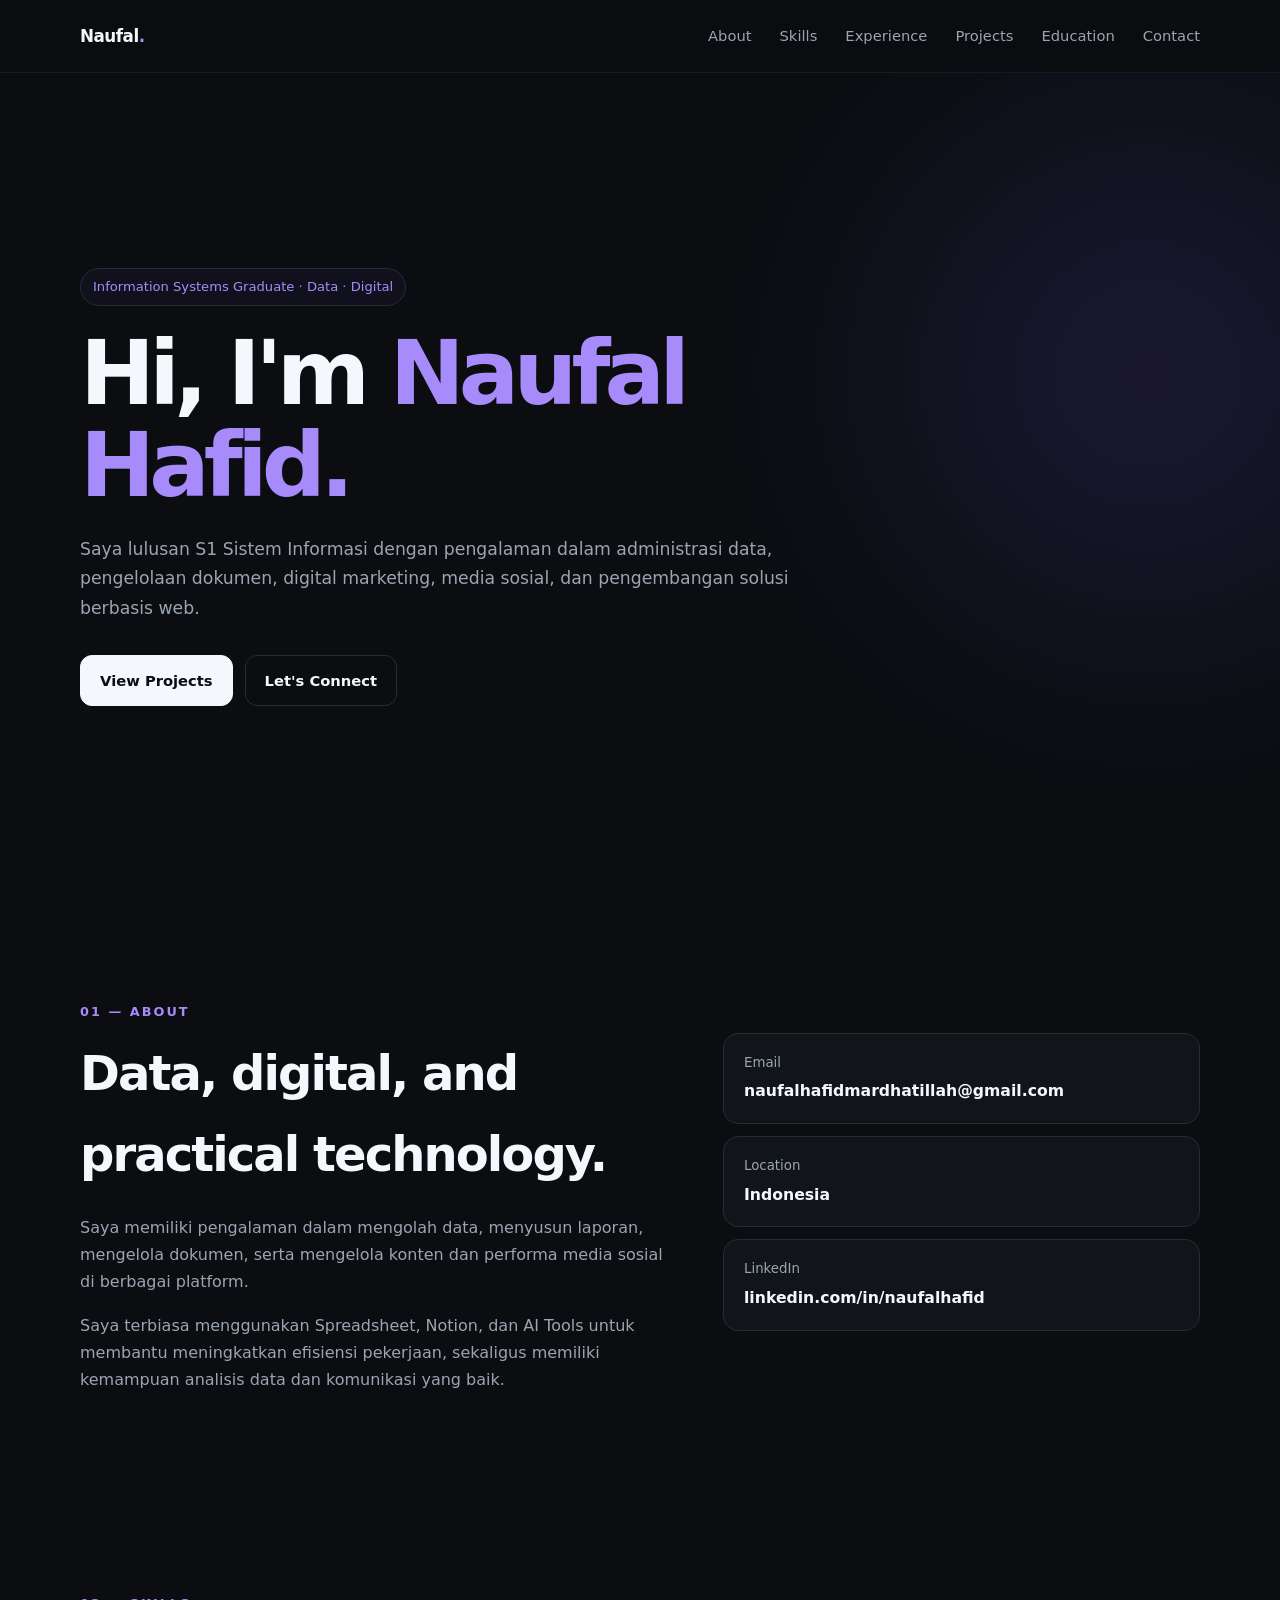
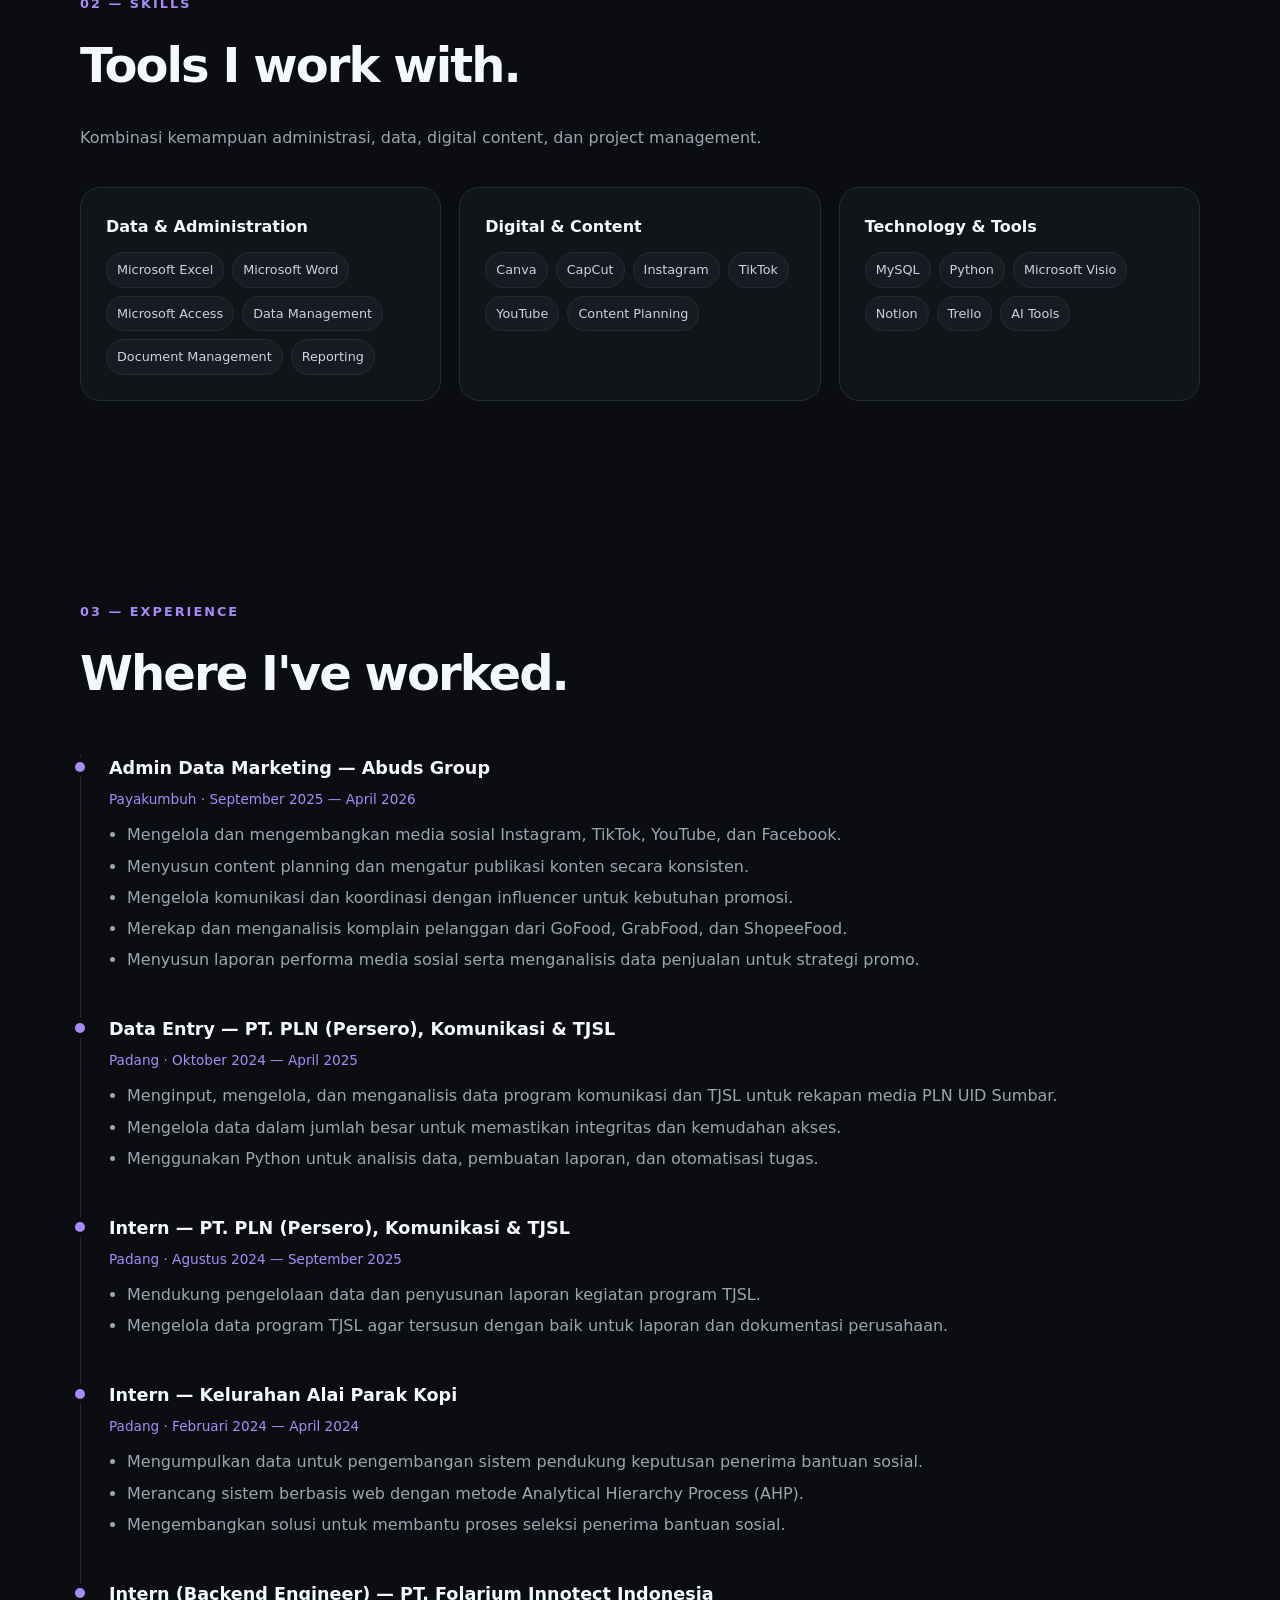
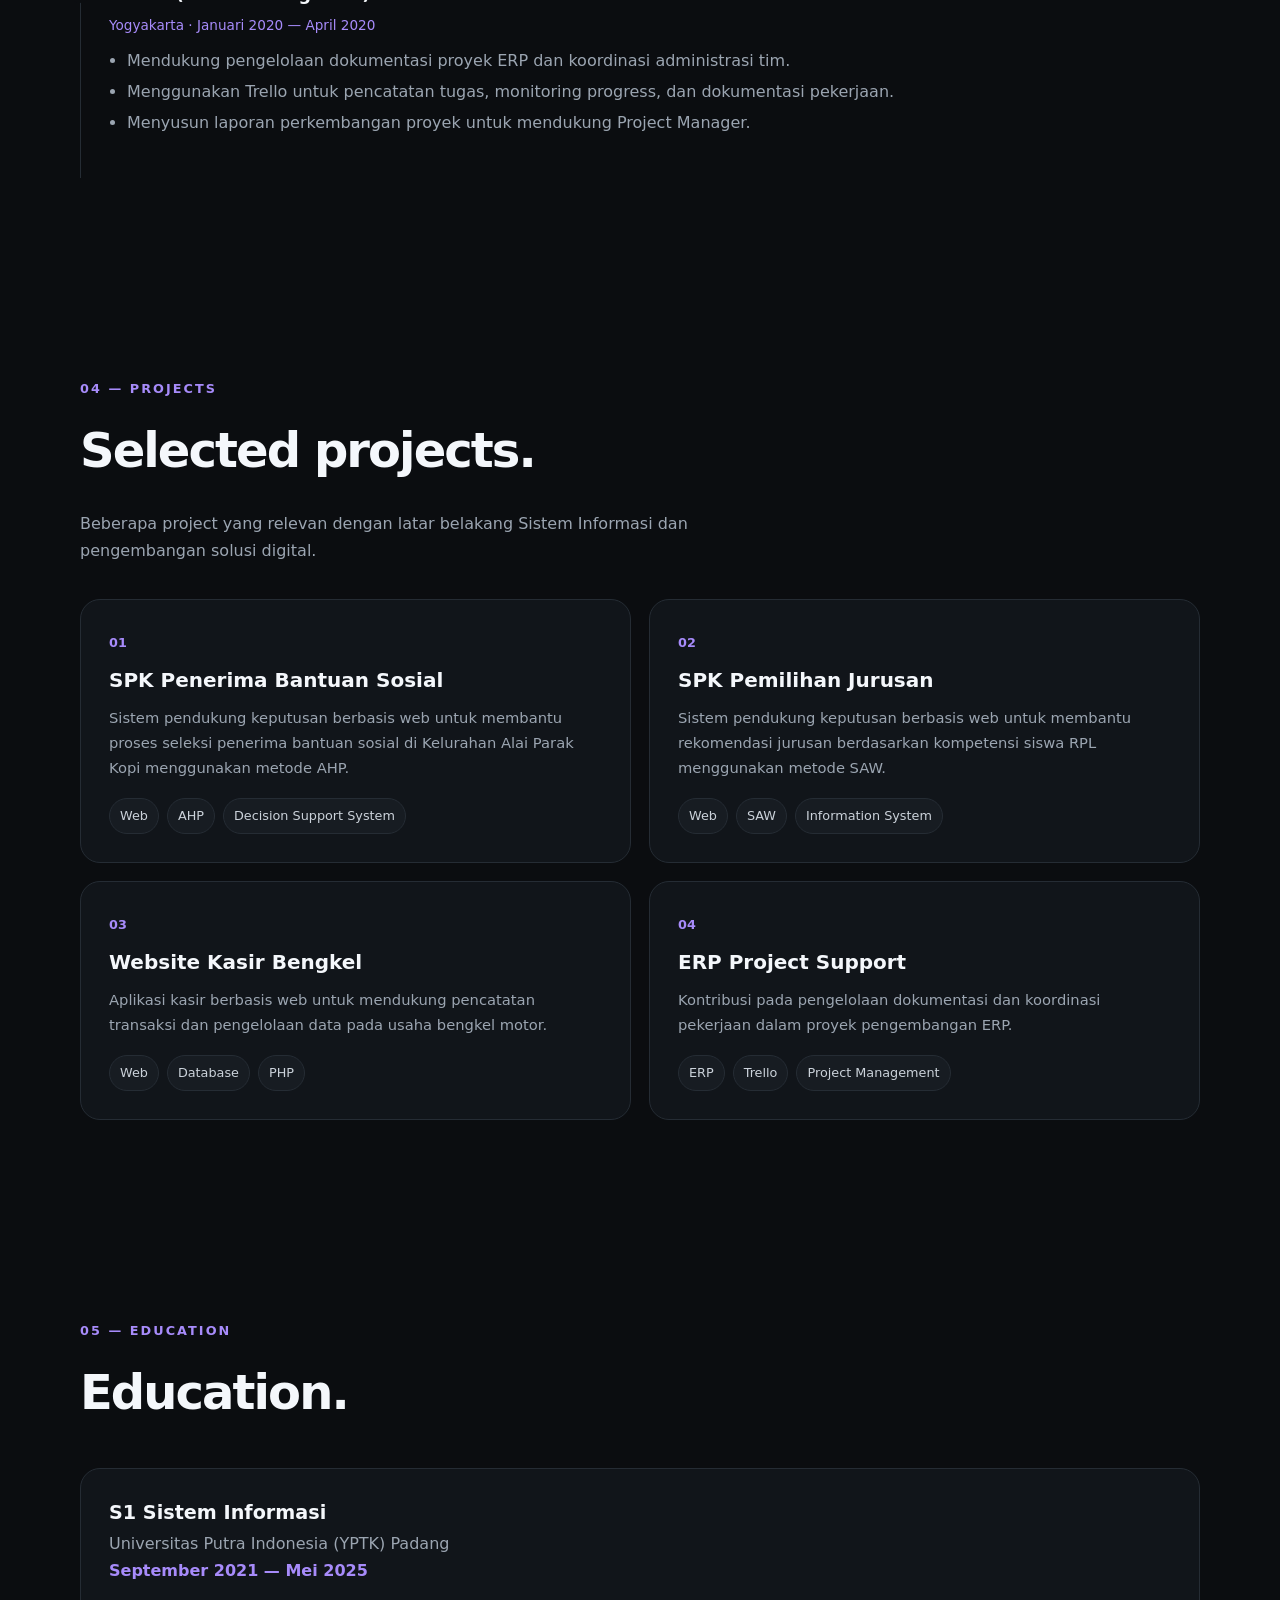
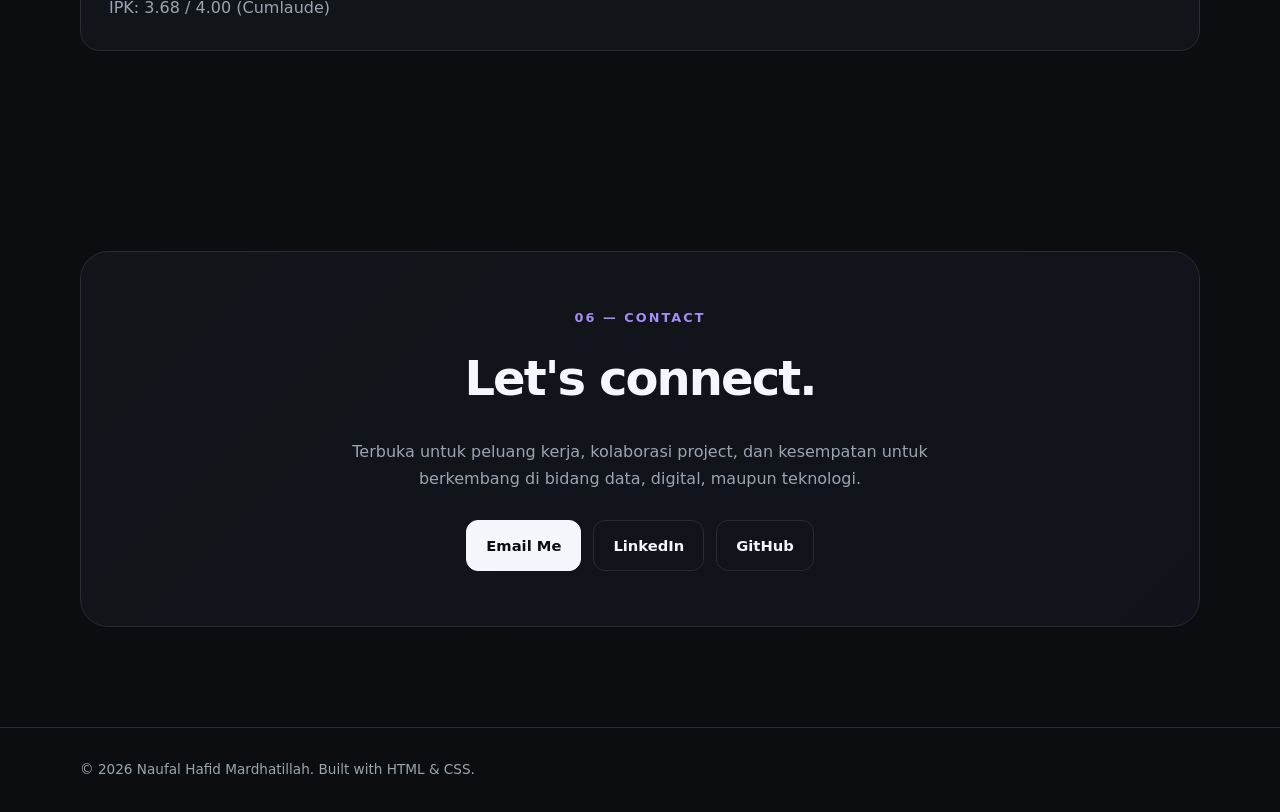
<file: index-v1.html>
<!DOCTYPE html>
<html lang="id">
<head>
  <meta charset="UTF-8">
  <meta name="viewport" content="width=device-width, initial-scale=1.0">
  <meta name="description" content="Portfolio Naufal Hafid Mardhatillah — Information Systems graduate with experience in data administration, digital marketing, and web development.">
  <title>Naufal Hafid Mardhatillah — Portfolio</title>

  <style>
    :root{
      --bg:#0b0d10;
      --surface:#11151a;
      --surface-2:#171c22;
      --text:#f4f7fb;
      --muted:#9ba5b1;
      --line:#252c34;
      --accent:#7c5cff;
      --accent-2:#a78bfa;
      --max:1120px;
      --radius:20px;
    }

    *{box-sizing:border-box;margin:0;padding:0}
    html{scroll-behavior:smooth}
    body{
      font-family:Inter, ui-sans-serif, system-ui, -apple-system, BlinkMacSystemFont, "Segoe UI", sans-serif;
      background:var(--bg);
      color:var(--text);
      line-height:1.7;
    }
    a{color:inherit;text-decoration:none}
    .container{width:min(var(--max),92%);margin:auto}

    /* NAVBAR */
    header{
      position:sticky;top:0;z-index:100;
      background:rgba(11,13,16,.82);
      backdrop-filter:blur(16px);
      border-bottom:1px solid rgba(255,255,255,.06);
    }
    nav{
      min-height:72px;display:flex;align-items:center;justify-content:space-between;
    }
    .logo{font-weight:800;letter-spacing:-.03em;font-size:1.05rem}
    .logo span{color:var(--accent-2)}
    .nav-links{display:flex;gap:28px;list-style:none}
    .nav-links a{color:var(--muted);font-size:.92rem;transition:.25s}
    .nav-links a:hover{color:var(--text)}
    .menu{display:none;background:none;border:0;color:white;font-size:1.5rem}

    /* HERO */
    .hero{
      min-height:calc(100vh - 72px);
      display:grid;place-items:center;
      position:relative;overflow:hidden;
    }
    .hero::before{
      content:"";position:absolute;width:520px;height:520px;
      background:var(--accent);opacity:.13;filter:blur(120px);
      border-radius:50%;top:5%;right:-10%;
    }
    .hero-content{position:relative;max-width:850px}
    .eyebrow{
      display:inline-flex;padding:7px 12px;border:1px solid var(--line);
      border-radius:999px;color:var(--accent-2);font-size:.82rem;
      margin-bottom:22px;background:rgba(124,92,255,.06);
    }
    h1{
      font-size:clamp(2.8rem,7vw,5.8rem);
      line-height:1.02;letter-spacing:-.065em;margin-bottom:24px;
    }
    h1 span{color:var(--accent-2)}
    .hero p{max-width:720px;color:var(--muted);font-size:1.08rem}
    .actions{display:flex;gap:12px;margin-top:32px;flex-wrap:wrap}
    .btn{
      padding:12px 19px;border-radius:12px;border:1px solid var(--line);
      font-weight:700;font-size:.92rem;transition:.25s;
    }
    .btn.primary{background:var(--text);color:#0b0d10;border-color:var(--text)}
    .btn.secondary:hover{border-color:var(--accent-2);color:var(--accent-2)}

    /* SECTIONS */
    section{padding:100px 0}
    .section-label{
      color:var(--accent-2);font-size:.8rem;font-weight:800;
      text-transform:uppercase;letter-spacing:.16em;margin-bottom:10px;
    }
    h2{font-size:clamp(2rem,4vw,3rem);letter-spacing:-.04em;margin-bottom:18px}
    .lead{color:var(--muted);max-width:720px}

    /* ABOUT */
    .about-grid{display:grid;grid-template-columns:1.1fr .9fr;gap:60px;align-items:start}
    .about-copy p{color:var(--muted);margin-top:16px}
    .quick-info{display:grid;gap:12px}
    .info-card{
      padding:18px 20px;background:var(--surface);
      border:1px solid var(--line);border-radius:15px;
    }
    .info-card small{display:block;color:var(--muted);margin-bottom:3px}
    .info-card strong{font-size:.98rem}

    /* SKILLS */
    .skills-grid{display:grid;grid-template-columns:repeat(3,1fr);gap:18px;margin-top:35px}
    .skill-card{
      background:var(--surface);border:1px solid var(--line);
      padding:25px;border-radius:var(--radius);
    }
    .skill-card h3{margin-bottom:12px;font-size:1rem}
    .tags{display:flex;gap:8px;flex-wrap:wrap}
    .tag{
      padding:6px 10px;border-radius:999px;background:var(--surface-2);
      color:#cbd2da;font-size:.8rem;border:1px solid var(--line)
    }

    /* EXPERIENCE */
    .timeline{margin-top:40px;border-left:1px solid var(--line);padding-left:28px}
    .job{position:relative;padding:0 0 38px}
    .job::before{
      content:"";position:absolute;left:-34px;top:8px;width:10px;height:10px;
      background:var(--accent-2);border-radius:50%;box-shadow:0 0 0 5px var(--bg);
    }
    .job h3{font-size:1.1rem}
    .job .meta{color:var(--accent-2);font-size:.85rem;margin:4px 0 10px}
    .job ul{padding-left:18px;color:var(--muted)}
    .job li{margin:4px 0}

    /* PROJECTS */
    .projects{display:grid;grid-template-columns:repeat(2,1fr);gap:18px;margin-top:35px}
    .project{
      padding:28px;background:var(--surface);border:1px solid var(--line);
      border-radius:var(--radius);transition:.25s;
    }
    .project:hover{transform:translateY(-4px);border-color:#414957}
    .project-number{color:var(--accent-2);font-size:.8rem;font-weight:800}
    .project h3{margin:8px 0 8px;font-size:1.25rem}
    .project p{color:var(--muted);font-size:.92rem}
    .project .tags{margin-top:18px}

    /* EDUCATION */
    .education-card{
      margin-top:35px;padding:28px;background:var(--surface);
      border:1px solid var(--line);border-radius:var(--radius);
    }
    .education-card h3{font-size:1.2rem}
    .education-card p{color:var(--muted)}
    .education-card strong{color:var(--accent-2)}

    /* CONTACT */
    .contact-box{
      padding:55px;border:1px solid var(--line);border-radius:28px;
      background:linear-gradient(135deg,var(--surface),#101319);
      text-align:center;
    }
    .contact-box p{color:var(--muted);max-width:620px;margin:0 auto}
    .contact-links{display:flex;justify-content:center;gap:12px;flex-wrap:wrap;margin-top:28px}
    footer{padding:30px 0;border-top:1px solid var(--line);color:var(--muted);font-size:.85rem}

    /* MOBILE */
    @media(max-width:800px){
      .nav-links{display:none;position:absolute;top:72px;left:0;right:0;
        flex-direction:column;gap:0;background:var(--bg);border-bottom:1px solid var(--line)}
      .nav-links.open{display:flex}
      .nav-links li a{display:block;padding:14px 4%;width:100%}
      .menu{display:block}
      .about-grid,.skills-grid{grid-template-columns:1fr}
      .projects{grid-template-columns:1fr}
      section{padding:75px 0}
      .contact-box{padding:35px 22px}
    }
  </style>
</head>

<body>
<header>
  <div class="container">
    <nav>
      <a class="logo" href="#home">Naufal<span>.</span></a>
      <button class="menu" aria-label="Buka menu" onclick="toggleMenu()">☰</button>
      <ul class="nav-links" id="navLinks">
        <li><a href="#about">About</a></li>
        <li><a href="#skills">Skills</a></li>
        <li><a href="#experience">Experience</a></li>
        <li><a href="#projects">Projects</a></li>
        <li><a href="#education">Education</a></li>
        <li><a href="#contact">Contact</a></li>
      </ul>
    </nav>
  </div>
</header>

<main>
  <section class="hero" id="home">
    <div class="container">
      <div class="hero-content">
        <div class="eyebrow">Information Systems Graduate · Data · Digital</div>
        <h1>Hi, I'm <span>Naufal Hafid.</span></h1>
        <p>
          Saya lulusan S1 Sistem Informasi dengan pengalaman dalam administrasi data,
          pengelolaan dokumen, digital marketing, media sosial, dan pengembangan solusi berbasis web.
        </p>
        <div class="actions">
          <a class="btn primary" href="#projects">View Projects</a>
          <a class="btn secondary" href="mailto:naufalhafidmardhatillah@gmail.com">Let's Connect</a>
        </div>
      </div>
    </div>
  </section>

  <section id="about">
    <div class="container">
      <div class="section-label">01 — About</div>
      <div class="about-grid">
        <div class="about-copy">
          <h2>Data, digital, and practical technology.</h2>
          <p>
            Saya memiliki pengalaman dalam mengolah data, menyusun laporan, mengelola dokumen,
            serta mengelola konten dan performa media sosial di berbagai platform.
          </p>
          <p>
            Saya terbiasa menggunakan Spreadsheet, Notion, dan AI Tools untuk membantu meningkatkan
            efisiensi pekerjaan, sekaligus memiliki kemampuan analisis data dan komunikasi yang baik.
          </p>
        </div>
        <div class="quick-info">
          <div class="info-card">
            <small>Email</small>
            <strong>naufalhafidmardhatillah@gmail.com</strong>
          </div>
          <div class="info-card">
            <small>Location</small>
            <strong>Indonesia</strong>
          </div>
          <div class="info-card">
            <small>LinkedIn</small>
            <strong>linkedin.com/in/naufalhafid</strong>
          </div>
        </div>
      </div>
    </div>
  </section>

  <section id="skills">
    <div class="container">
      <div class="section-label">02 — Skills</div>
      <h2>Tools I work with.</h2>
      <p class="lead">Kombinasi kemampuan administrasi, data, digital content, dan project management.</p>

      <div class="skills-grid">
        <div class="skill-card">
          <h3>Data & Administration</h3>
          <div class="tags">
            <span class="tag">Microsoft Excel</span><span class="tag">Microsoft Word</span>
            <span class="tag">Microsoft Access</span><span class="tag">Data Management</span>
            <span class="tag">Document Management</span><span class="tag">Reporting</span>
          </div>
        </div>

        <div class="skill-card">
          <h3>Digital & Content</h3>
          <div class="tags">
            <span class="tag">Canva</span><span class="tag">CapCut</span>
            <span class="tag">Instagram</span><span class="tag">TikTok</span>
            <span class="tag">YouTube</span><span class="tag">Content Planning</span>
          </div>
        </div>

        <div class="skill-card">
          <h3>Technology & Tools</h3>
          <div class="tags">
            <span class="tag">MySQL</span><span class="tag">Python</span>
            <span class="tag">Microsoft Visio</span><span class="tag">Notion</span>
            <span class="tag">Trello</span><span class="tag">AI Tools</span>
          </div>
        </div>
      </div>
    </div>
  </section>

  <section id="experience">
    <div class="container">
      <div class="section-label">03 — Experience</div>
      <h2>Where I've worked.</h2>

      <div class="timeline">
        <article class="job">
          <h3>Admin Data Marketing — Abuds Group</h3>
          <div class="meta">Payakumbuh · September 2025 — April 2026</div>
          <ul>
            <li>Mengelola dan mengembangkan media sosial Instagram, TikTok, YouTube, dan Facebook.</li>
            <li>Menyusun content planning dan mengatur publikasi konten secara konsisten.</li>
            <li>Mengelola komunikasi dan koordinasi dengan influencer untuk kebutuhan promosi.</li>
            <li>Merekap dan menganalisis komplain pelanggan dari GoFood, GrabFood, dan ShopeeFood.</li>
            <li>Menyusun laporan performa media sosial serta menganalisis data penjualan untuk strategi promo.</li>
          </ul>
        </article>

        <article class="job">
          <h3>Data Entry — PT. PLN (Persero), Komunikasi & TJSL</h3>
          <div class="meta">Padang · Oktober 2024 — April 2025</div>
          <ul>
            <li>Menginput, mengelola, dan menganalisis data program komunikasi dan TJSL untuk rekapan media PLN UID Sumbar.</li>
            <li>Mengelola data dalam jumlah besar untuk memastikan integritas dan kemudahan akses.</li>
            <li>Menggunakan Python untuk analisis data, pembuatan laporan, dan otomatisasi tugas.</li>
          </ul>
        </article>

        <article class="job">
          <h3>Intern — PT. PLN (Persero), Komunikasi & TJSL</h3>
          <div class="meta">Padang · Agustus 2024 — September 2025</div>
          <ul>
            <li>Mendukung pengelolaan data dan penyusunan laporan kegiatan program TJSL.</li>
            <li>Mengelola data program TJSL agar tersusun dengan baik untuk laporan dan dokumentasi perusahaan.</li>
          </ul>
        </article>

        <article class="job">
          <h3>Intern — Kelurahan Alai Parak Kopi</h3>
          <div class="meta">Padang · Februari 2024 — April 2024</div>
          <ul>
            <li>Mengumpulkan data untuk pengembangan sistem pendukung keputusan penerima bantuan sosial.</li>
            <li>Merancang sistem berbasis web dengan metode Analytical Hierarchy Process (AHP).</li>
            <li>Mengembangkan solusi untuk membantu proses seleksi penerima bantuan sosial.</li>
          </ul>
        </article>

        <article class="job">
          <h3>Intern (Backend Engineer) — PT. Folarium Innotect Indonesia</h3>
          <div class="meta">Yogyakarta · Januari 2020 — April 2020</div>
          <ul>
            <li>Mendukung pengelolaan dokumentasi proyek ERP dan koordinasi administrasi tim.</li>
            <li>Menggunakan Trello untuk pencatatan tugas, monitoring progress, dan dokumentasi pekerjaan.</li>
            <li>Menyusun laporan perkembangan proyek untuk mendukung Project Manager.</li>
          </ul>
        </article>
      </div>
    </div>
  </section>

  <section id="projects">
    <div class="container">
      <div class="section-label">04 — Projects</div>
      <h2>Selected projects.</h2>
      <p class="lead">Beberapa project yang relevan dengan latar belakang Sistem Informasi dan pengembangan solusi digital.</p>

      <div class="projects">
        <article class="project">
          <span class="project-number">01</span>
          <h3>SPK Penerima Bantuan Sosial</h3>
          <p>Sistem pendukung keputusan berbasis web untuk membantu proses seleksi penerima bantuan sosial di Kelurahan Alai Parak Kopi menggunakan metode AHP.</p>
          <div class="tags"><span class="tag">Web</span><span class="tag">AHP</span><span class="tag">Decision Support System</span></div>
        </article>

        <article class="project">
          <span class="project-number">02</span>
          <h3>SPK Pemilihan Jurusan</h3>
          <p>Sistem pendukung keputusan berbasis web untuk membantu rekomendasi jurusan berdasarkan kompetensi siswa RPL menggunakan metode SAW.</p>
          <div class="tags"><span class="tag">Web</span><span class="tag">SAW</span><span class="tag">Information System</span></div>
        </article>

        <article class="project">
          <span class="project-number">03</span>
          <h3>Website Kasir Bengkel</h3>
          <p>Aplikasi kasir berbasis web untuk mendukung pencatatan transaksi dan pengelolaan data pada usaha bengkel motor.</p>
          <div class="tags"><span class="tag">Web</span><span class="tag">Database</span><span class="tag">PHP</span></div>
        </article>

        <article class="project">
          <span class="project-number">04</span>
          <h3>ERP Project Support</h3>
          <p>Kontribusi pada pengelolaan dokumentasi dan koordinasi pekerjaan dalam proyek pengembangan ERP.</p>
          <div class="tags"><span class="tag">ERP</span><span class="tag">Trello</span><span class="tag">Project Management</span></div>
        </article>
      </div>
    </div>
  </section>

  <section id="education">
    <div class="container">
      <div class="section-label">05 — Education</div>
      <h2>Education.</h2>
      <div class="education-card">
        <h3>S1 Sistem Informasi</h3>
        <p>Universitas Putra Indonesia (YPTK) Padang</p>
        <p><strong>September 2021 — Mei 2025</strong></p>
        <p style="margin-top:10px">IPK: 3.68 / 4.00 (Cumlaude)</p>
      </div>
    </div>
  </section>

  <section id="contact">
    <div class="container">
      <div class="contact-box">
        <div class="section-label">06 — Contact</div>
        <h2>Let's connect.</h2>
        <p>Terbuka untuk peluang kerja, kolaborasi project, dan kesempatan untuk berkembang di bidang data, digital, maupun teknologi.</p>
        <div class="contact-links">
          <a class="btn primary" href="mailto:naufalhafidmardhatillah@gmail.com">Email Me</a>
          <a class="btn secondary" href="https://linkedin.com/in/naufalhafid" target="_blank" rel="noopener">LinkedIn</a>
          <a class="btn secondary" href="https://github.com/naufalhafid" target="_blank" rel="noopener">GitHub</a>
        </div>
      </div>
    </div>
  </section>
</main>

<footer>
  <div class="container">
    © 2026 Naufal Hafid Mardhatillah. Built with HTML & CSS.
  </div>
</footer>

<script>
  function toggleMenu(){
    document.getElementById('navLinks').classList.toggle('open');
  }

  document.querySelectorAll('.nav-links a').forEach(link => {
    link.addEventListener('click', () => {
      document.getElementById('navLinks').classList.remove('open');
    });
  });
</script>
</body>
</html>
</file>
